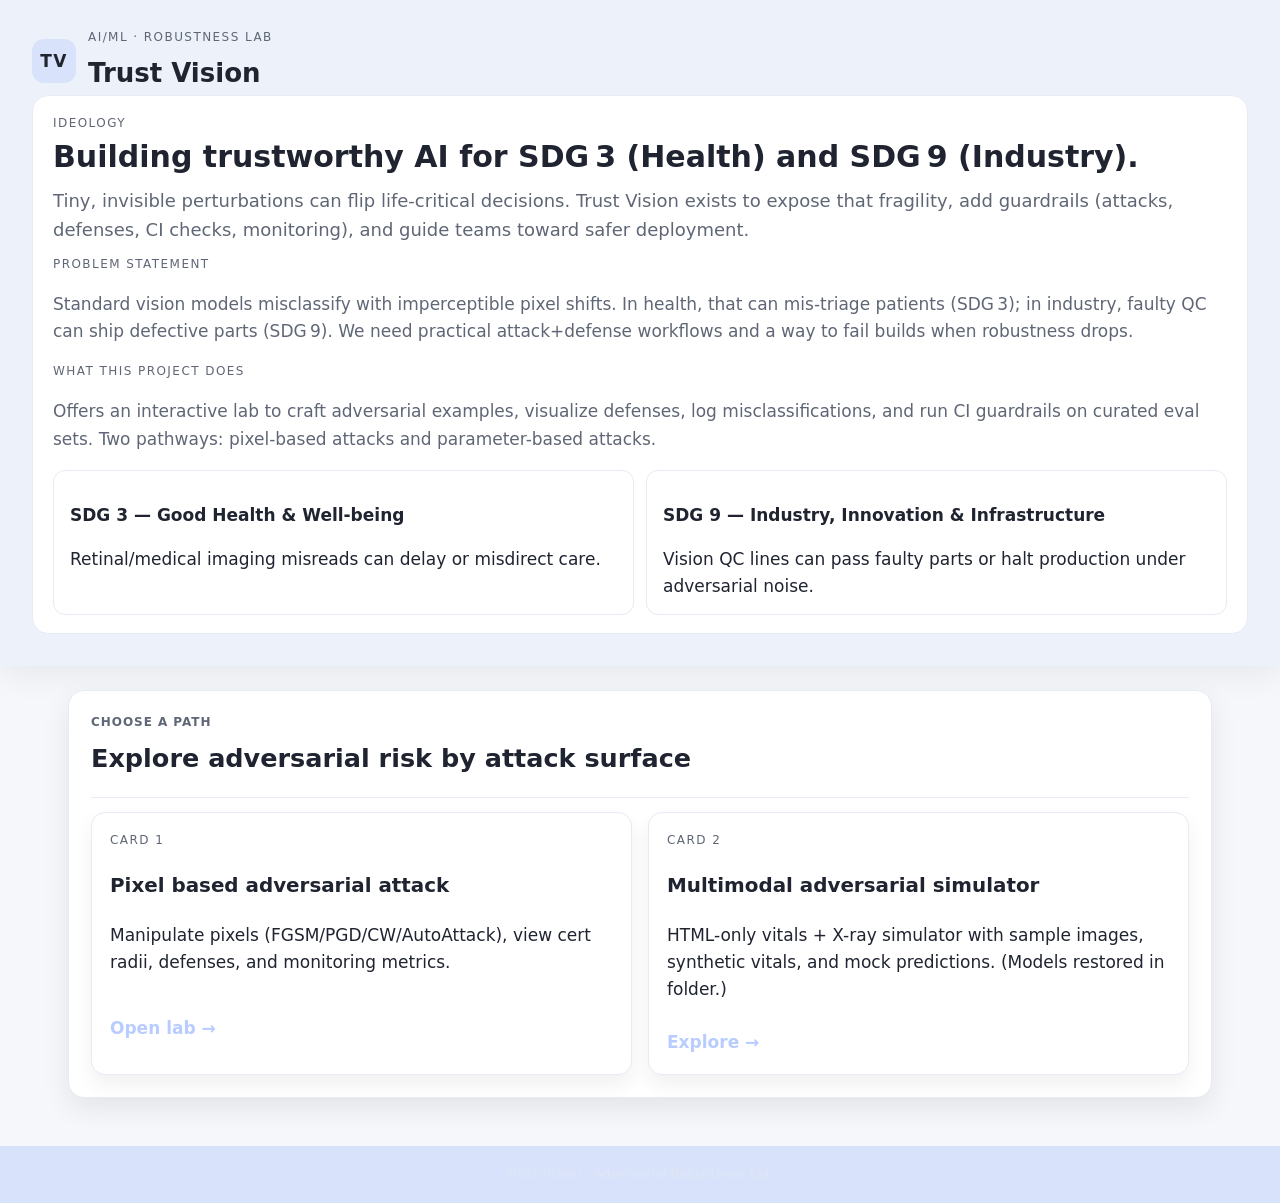
<file: index.html>
<!DOCTYPE html>
<html lang="en">
<head>
  <meta charset="UTF-8">
  <meta http-equiv="refresh" content="0; url=index1.html">
  <title>Trust Vision</title>
</head>
<body>
  <p>Redirecting to <a href="index1.html">index1.html</a>…</p>
</body>
</html>
</file>
<file: styles.css>
:root {
  --bg: #f5f7fb;          /* light off-white/blue */
  --card: #ffffff;        /* light panel */
  --card-dark: #edf1fa;   /* light header/footer */
  --card-mid: #d8e2fb;    /* soft blue for nav/buttons */
  --line: #e7ebf5;        /* cool light divider */
  --text: #1f2430;        /* deep slate text */
  --muted: #5f6675;       /* muted slate */
  --accent: #b8ccff;      /* gentle blue accent */
  --accent-soft: #edf2ff; /* pale blue */
  --panel-warm: #fefefe;  /* warm tan panel */
  --panel-cool: #e8f0ff;  /* cool blue panel */
  font-family: 'Inter', system-ui, -apple-system, sans-serif;
}

* { box-sizing: border-box; }
body { margin: 0; background: var(--bg); color: var(--text); font-size: 17px; line-height: 1.6; }

.page { display: flex; flex-direction: column; min-height: 100vh; }

.hero {
  background: var(--card-dark);
  color: var(--text);
  padding: 28px 32px 32px;
  box-shadow: 0 10px 30px rgba(0,0,0,0.06);
}
.hero__top { display: flex; justify-content: space-between; align-items: center; gap: 18px; flex-wrap: wrap; }
.brand { display: flex; gap: 12px; align-items: center; }
.brand__logo { width: 44px; height: 44px; border-radius: 12px; background: var(--card-mid); display: grid; place-items: center; font-weight: 700; letter-spacing: 0.08em; color: var(--text); }
.hero h1 { margin: 2px 0 0; font-size: 26px; }
.eyebrow { text-transform: uppercase; letter-spacing: 0.12em; font-size: 12px; color: var(--muted); margin: 0 0 6px; }
.tabs { display: flex; gap: 10px; flex-wrap: wrap; }
.tab { background: var(--card-mid); border: 1px solid var(--line); border-radius: 12px; padding: 10px 14px; cursor: pointer; font-weight: 600; color: var(--text); transition: all 140ms ease; }
.tab.active { background: var(--accent); color: #0f1217; border-color: var(--accent); }

.hero__grid { display: grid; gap: 18px; grid-template-columns: 2fr 1fr; margin-top: 18px; }
.hero__primary { background: var(--card); border-radius: 16px; padding: 18px 20px; border: 1px solid var(--line); }
.hero__primary h2 { margin: 6px 0 12px; color: var(--text); font-size: 30px; line-height: 1.2; }
.hero__primary .lead { color: var(--muted); margin: 0 0 10px; font-size: 18px; }
.hero__primary .muted { color: var(--muted); }
.hero__side { display: grid; gap: 12px; }
.stat { background: var(--card); border: 1px solid var(--line); color: var(--text); }
.sdg-list { margin: 6px 0 0 14px; padding: 0; color: var(--text); }
.sdg-list li { margin-bottom: 4px; }

.layout { max-width: 1180px; width: 100%; margin: 24px auto 48px; padding: 0 18px; display: grid; gap: 20px; }

.panel { background: var(--card); border: 1px solid var(--line); border-radius: 16px; padding: 22px; box-shadow: 0 10px 28px rgba(0,0,0,0.08); }
.panel h2 { margin: 6px 0 8px; }
.section-head { border-bottom: 1px solid var(--line); padding-bottom: 10px; margin-bottom: 14px; }
.step { color: var(--muted); font-weight: 700; letter-spacing: 0.08em; text-transform: uppercase; font-size: 12px; margin: 0; }
.tab-pane { display: none; }
.tab-pane.active { display: block; }

.card-grid-two { display: grid; grid-template-columns: repeat(auto-fit, minmax(280px, 1fr)); gap: 16px; }
.big-card { display: grid; gap: 8px; padding: 18px; background: #ffffff; border: 1px solid var(--line); border-radius: 14px; text-decoration: none; color: var(--text); box-shadow: 0 10px 20px rgba(0,0,0,0.06); transition: transform 120ms ease, box-shadow 120ms ease; }
.big-card:hover { transform: translateY(-2px); box-shadow: 0 14px 26px rgba(0,0,0,0.1); }
.cta { font-weight: 700; color: var(--accent); }
.overview-grid { gap: 10px; }
.sdg-cards { display: grid; grid-template-columns: repeat(auto-fit, minmax(260px, 1fr)); gap: 12px; margin-top: 14px; }

.feature-grid { display: grid; grid-template-columns: repeat(auto-fit, minmax(280px, 1fr)); gap: 16px; }
.triple { display: grid; grid-template-columns: repeat(auto-fit, minmax(220px, 1fr)); gap: 14px; }
.card { background: #fdfdfd; border: 1px solid var(--line); border-radius: 14px; padding: 14px; display: grid; gap: 12px; }
.card.tall { align-content: start; }
.card.image-card { background: #ffffff; }
.card.full { width: 100%; }
.card.narrative { background: #ffffff; }
.metrics-card { align-content: start; }

label { font-weight: 700; color: var(--text); }
select, input[type="range"], button { font-family: inherit; color: var(--text); }
select { padding: 10px 12px; border-radius: 10px; border: 1px solid var(--line); background: #ffffff; }
input[type="range"] { width: 100%; }
button { padding: 10px 14px; border-radius: 10px; border: 1px solid var(--line); background: #ffffff; cursor: pointer; transition: transform 120ms ease, box-shadow 120ms ease; font-weight: 600; color: var(--text); }
button.primary { background: #ffffff; color: var(--text); border-color: var(--line); box-shadow: 0 6px 14px rgba(0,0,0,0.06); }
button.full { width: 100%; }
button:hover { transform: translateY(-1px); }

.chips { display: flex; gap: 8px; flex-wrap: wrap; }
.chip { padding: 8px 12px; border-radius: 16px; border: 1px solid var(--line); background: #fff; cursor: pointer; color: var(--text); }
.chip.active { border-color: var(--accent); color: var(--accent); background: var(--accent-soft); }

.upload-row { display: grid; gap: 6px; }

.preview { min-height: 220px; border: 1px dashed var(--line); border-radius: 12px; display: grid; place-items: center; color: var(--muted); padding: 10px; background: #ffffff; overflow: hidden; }
.preview.small { min-height: 180px; }
.preview img { width: 100%; height: 100%; object-fit: contain; border-radius: 12px; }

.metrics { display: grid; gap: 6px; color: var(--text); align-content: start; }
.metrics.mini { grid-template-columns: repeat(auto-fit, minmax(140px, 1fr)); }
.metrics .label { color: var(--muted); display: block; font-size: 12px; }
.metrics strong { font-size: 15px; }
.grid-2 { grid-template-columns: repeat(auto-fit, minmax(160px, 1fr)); }

.info { background: #ffffff; border-radius: 12px; border: 1px solid var(--line); padding: 14px 16px; color: var(--text); }
.info.stat { background: var(--card); color: var(--text); border-color: var(--line); }
.info .label { font-weight: 700; color: var(--text); }
.stat-text { margin: 6px 0 0; }

.hint { color: var(--muted); font-size: 13px; margin: 0; }
.lead { font-size: 17px; }

.bar { display: flex; justify-content: space-between; align-items: center; gap: 12px; margin: 14px 0 6px; flex-wrap: wrap; }

.foot { text-align: center; padding: 18px; color: var(--muted); font-size: 13px; background: var(--card-mid); color: #dfe6f5; display: grid; gap: 6px; }
.social a { color: #dfe6f5; margin-left: 8px; text-decoration: none; }

@media (max-width: 860px) {
  .hero__grid { grid-template-columns: 1fr; }
}

@media (max-width: 720px) {
  .layout { padding: 0 12px; }
  .panel { padding: 16px; }
  .bar { flex-direction: column; align-items: flex-start; }
  .tab, .chip, button, select { width: 100%; text-align: left; }
  .preview { min-height: 200px; }
}
</file>
